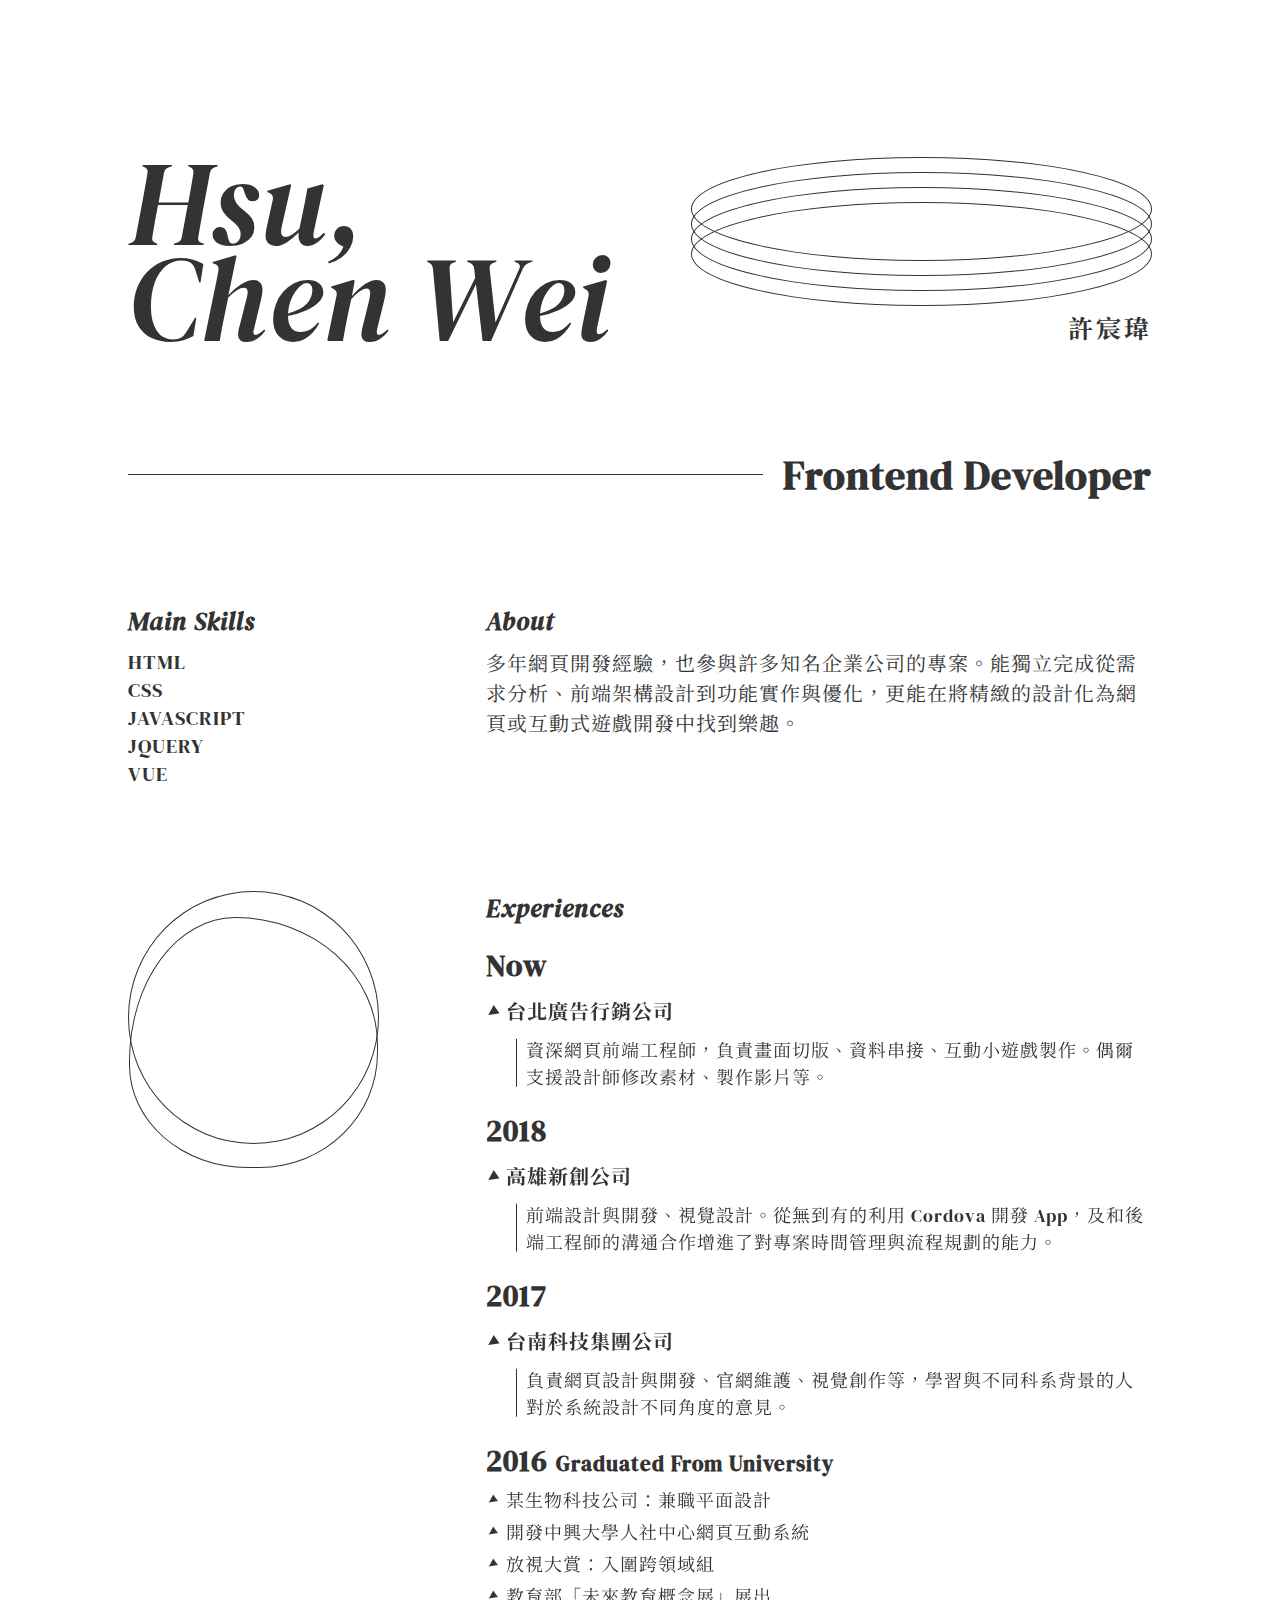
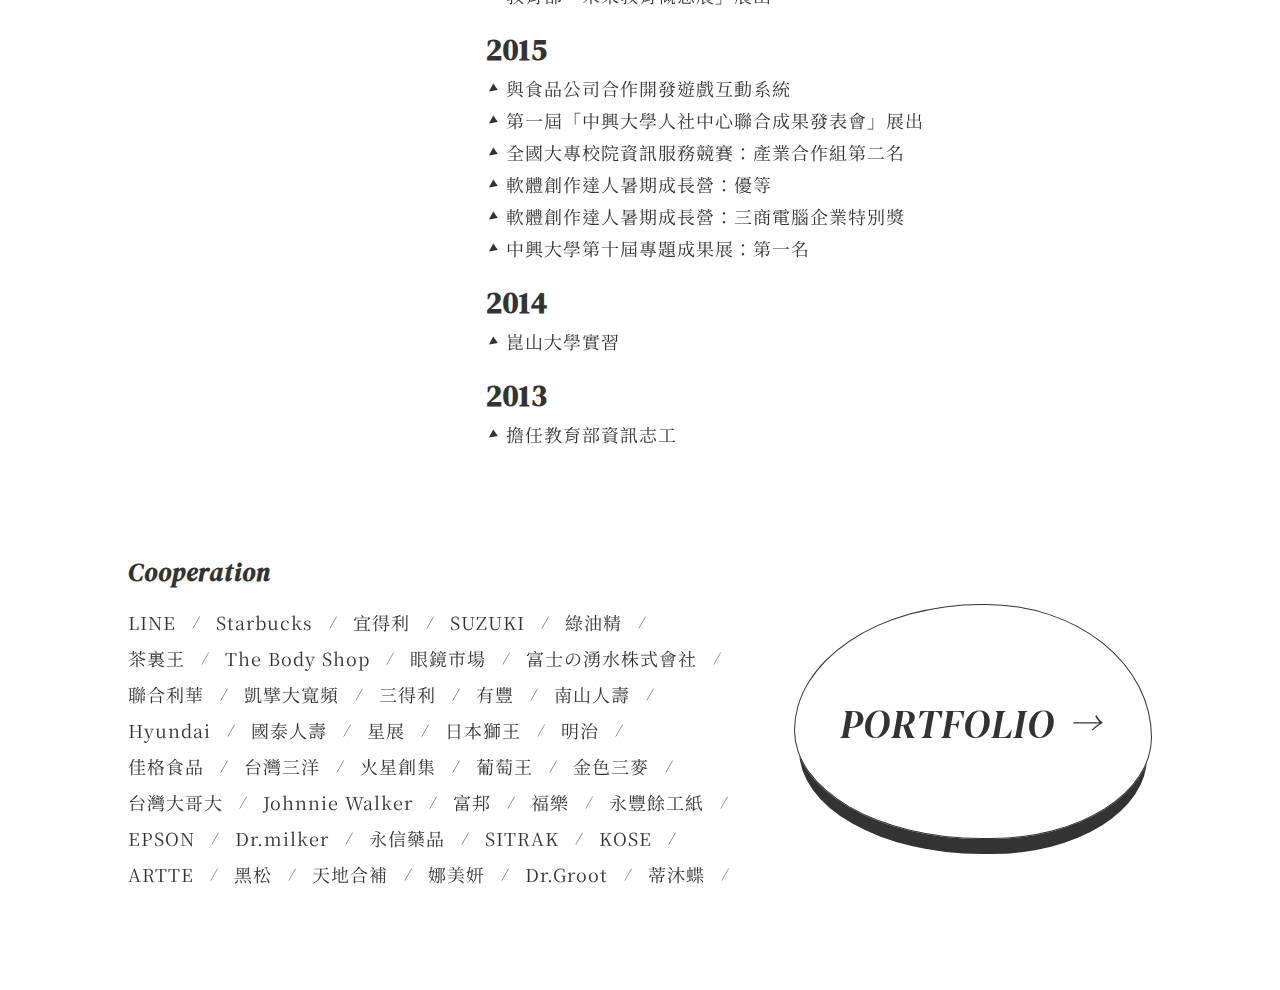
<file: resume.html>
<!DOCTYPE html>
<html>
    <head>
        <meta charset="UTF-8" />
        <title>Wei's Resume</title>
        <meta name="Description" content="">
        <meta property="og:title" content="Wei's Resume"/>
        <meta property="og:description" content=""/>
        <meta property="og:locale" content="zh_TW"/>
        <meta property="og:site_name" content="Wei's Resume"/> 
        <meta property="og:type" content="website"/>
        <meta property="og:image" content="">
        <!-- <link rel="shortcut icon" href="favicon.ico"> -->
        
        <meta name="viewport" content="width=device-width, initial-scale=1.0, maximum-scale=1.0, user-scalable=0"/>
        <script type="text/javascript" src="https://code.jquery.com/jquery-3.6.0.min.js"></script>
        <script type="text/javascript" src="https://unpkg.com/swiper@8/swiper-bundle.min.js"></script>
        <link type="text/css" rel="stylesheet" href="https://unpkg.com/swiper@8/swiper-bundle.min.css" />
        <link type="text/css" rel="stylesheet" href="css/style.css" />
        <link type="text/css" rel="stylesheet" href="css/resume.css" />
        <script type="module" src="js/resume.js"></script>

    </head>
    <body>

        <div class="wrap">
            <div class="resume-wrap">
                <section class="title">
                    <h1>Hsu,<br>Chen Wei</h1>
                    <h2>許宸瑋</h2>
                    <p></p>
                </section>
                <section class="intro">
                    <p></p>
                    <h3>Frontend Developer</h3>
                </section>
                <section class="info">
                    <div>
                        <h4>Main Skills</h4>
                        <article>
                            <p>HTML</p>
                            <p>CSS</p>
                            <p>JAVASCRIPT</p>
                            <p>JQUERY</p>
                            <p>VUE</p>
                        </article>
                    </div>
                    <div>
                        <h4>About</h4>
                        <article>
                            多年網頁開發經驗，也參與許多知名企業公司的專案。能獨立完成從需求分析、前端架構設計到功能實作與優化，更能在將精緻的設計化為網頁或互動式遊戲開發中找到樂趣。
                        </article>
                    </div>
                </section>
                <section class="experience">
                    <div class="deco">
                        <p><span></span></p>
                    </div>
                    <div class="content">
                        <h4>Experiences</h4>
                        <div class="content-block">
                            <h5>Now</h5>
                            <p>台北廣告行銷公司</p>
                            <article>資深網頁前端工程師，負責畫面切版、資料串接、互動小遊戲製作。偶爾支援設計師修改素材、製作影片等。</article>
                            <h5>2018</h5>
                            <p>高雄新創公司</p>
                            <article>前端設計與開發、視覺設計。從無到有的利用 Cordova 開發 App，及和後端工程師的溝通合作增進了對專案時間管理與流程規劃的能力。</article>
                            <h5>2017</h5>
                            <p>台南科技集團公司</p>
                            <article>負責網頁設計與開發、官網維護、視覺創作等，學習與不同科系背景的人對於系統設計不同角度的意見。</article>
                            <div>
                                <h5>2016 <span>Graduated From University</span></h5>
                                <p>某生物科技公司：兼職平面設計</p>
                                <p>開發中興大學人社中心網頁互動系統</p>
                                <p>放視大賞：入圍跨領域組</p>
                                <p>教育部「未來教育概念展」展出</p>
                                <h5>2015</h5>
                                <p>與食品公司合作開發遊戲互動系統</p>
                                <p>第一屆「中興大學人社中心聯合成果發表會」展出</p>
                                <p>全國大專校院資訊服務競賽：產業合作組第二名</p>
                                <p>軟體創作達人暑期成長營：優等</p>
                                <p>軟體創作達人暑期成長營：三商電腦企業特別獎</p>
                                <p>中興大學第十屆專題成果展：第一名</p>
                                <h5>2014</h5>
                                <p>崑山大學實習</p>
                                <h5>2013</h5>
                                <p>擔任教育部資訊志工</p>
                            </div>
                        </div>
                    </div>
                </section>
                <section class="cooperation">
                    <div class="deco">
                        <a href="./" target="_blank"><span>PORTFOLIO</span></a>
                    </div>
                    <div class="content">
                        <h4>Cooperation</h4>
                        <article>
                            <p>LINE</p>
                            <p>Starbucks</p>
                            <p>宜得利</p>
                            <p>SUZUKI</p>
                            <p>綠油精</p>
                            <p>茶裏王</p>
                            <p>The Body Shop</p>
                            <p>眼鏡市場</p>
                            <p>富士の湧水株式會社</p>
                            <p>聯合利華</p>
                            <p>凱擘大寬頻</p>
                            <p>三得利</p>
                            <p>有豐</p>
                            <p>南山人壽</p>
                            <p>Hyundai</p>
                            <p>國泰人壽</p>
                            <p>星展</p>
                            <p>日本獅王</p>
                            <p>明治</p>
                            <p>佳格食品</p>
                            <p>台灣三洋</p>
                            <p>火星創集</p>
                            <p>葡萄王</p>
                            <p>金色三麥</p>
                            <p>台灣大哥大</p>
                            <p>Johnnie Walker</p>
                            <p>富邦</p>
                            <p>福樂</p>
                            <p>永豐餘工紙</p>
                            <p>EPSON</p>
                            <p>Dr.milker</p>
                            <p>永信藥品</p>
                            <p>SITRAK</p>
                            <p>KOSE</p>
                            <p>ARTTE</p>
                            <p>黑松</p>
                            <p>天地合補</p>
                            <p>娜美妍</p>
                            <p>Dr.Groot</p>
                            <p>蒂沐蝶</p>
                        </article>
                    </div>
                </section>
            </div>
        </div>
    </body>
</html>
</file>
<file: css/style.css>
@import url("https://fonts.googleapis.com/css2?family=Noto+Serif+TC:wght@500;700&display=swap");
@import url("https://fonts.googleapis.com/css2?family=Barlow:wght@400;500;700&display=swap");
@import url("https://fonts.googleapis.com/css2?family=DM+Serif+Display:ital@0;1&display=swap");
@keyframes fadein {
  to {
    opacity: 1;
  }
}
html {
  font-size: 20px;
  -webkit-text-size-adjust: 100%;
  -moz-text-size-adjust: 100%;
       text-size-adjust: 100%;
}

body {
  position: relative;
  width: 100%;
  margin: auto;
  background: #FFF;
  color: #111;
  font-family: "Noto Serif TC";
}
body.fix {
  overflow: hidden;
}

* {
  margin: 0;
  padding: 0;
  box-sizing: border-box;
}

a {
  text-decoration: none;
  color: inherit;
}

.fullimg {
  display: block;
  width: 100%;
}

.buffering {
  display: none;
  z-index: 9;
  position: fixed;
  width: 100%;
  height: 100%;
  top: 0;
  left: 0;
  background: #FFF;
  transform: scale(0);
  animation: buffering 1s forwards;
}
@keyframes buffering {
  to {
    transform: scale(1);
  }
}

.loading {
  display: none;
  z-index: 9;
  position: fixed;
  width: 100%;
  height: 100%;
  top: 0;
  left: 0;
}
.loading p {
  position: absolute;
  top: 50%;
  left: 50%;
  transform: translate(-50%, -50%);
  width: 8vw;
  height: 8vw;
  border: 5px solid #1936ed;
  border-radius: 155% 125% 135% 150%/150% 125% 150% 125%;
  animation: loading 1.5s linear infinite;
  filter: drop-shadow(0px 4px 0 #1936ed) drop-shadow(1px 0 0 #fff022);
}
@keyframes loading {
  to {
    transform: translate(-50%, -50%) rotate(359deg);
  }
}

.lightbox {
  display: none;
  z-index: 1;
  position: fixed;
  top: 0;
  left: 0;
  width: 100%;
  height: 100%;
  -webkit-backdrop-filter: blur(10px);
          backdrop-filter: blur(10px);
  background: rgba(255, 255, 255, 0.75);
}
.lightbox.active .lightbox-block {
  animation: fadein 1s 0.5s forwards;
}
.lightbox .lightbox-close {
  display: flex;
  position: absolute;
  justify-content: center;
  align-items: center;
  top: 3%;
  right: 3%;
  color: #1936ed;
  font-size: 3vw;
  width: 5vw;
  height: 5vw;
  border: 2px solid #1936ed;
  border-radius: 150% 125% 150% 125%/110% 125% 135% 150%;
  filter: drop-shadow(-1px 1px 0 #fff022);
}
.lightbox .lightbox-block {
  position: absolute;
  top: 3%;
  left: 0;
  width: 90%;
  height: 95%;
  padding: 5%;
  background: rgba(255, 255, 255, 0.75);
  border-radius: 0 12vw 5vw 0;
  overflow-y: auto;
  -webkit-overflow-scrolling: touch;
  overscroll-behavior: contain;
  opacity: 0;
}
.lightbox .lightbox-block::-webkit-scrollbar {
  width: 2px;
}
.lightbox .lightbox-block::-webkit-scrollbar-thumb {
  background: #1936ed;
  border-radius: 3px;
  -webkit-border-radius: 3px;
}
.lightbox .lightbox-block::-webkit-scrollbar-track {
  background: none;
}
.lightbox .lightbox-banner {
  position: relative;
}
.lightbox .lightbox-banner .main-video {
  position: relative;
  width: 85%;
  padding-top: 47.8125%;
  border-radius: 2vw;
  -webkit-border-radius: 2vw;
  overflow: hidden;
  filter: drop-shadow(-0.25vw 0.25vw 0 #fff022);
}
.lightbox .lightbox-banner .main-video video {
  position: absolute;
  top: 50%;
  left: 50%;
  transform: translate(-50%, -50%);
  width: 100%;
  height: 100%;
}
.lightbox .lightbox-banner .main-image {
  width: 80%;
  border-radius: 2vw;
  -webkit-border-radius: 2vw;
  overflow: hidden;
  filter: drop-shadow(-0.25vw 0.25vw 0 #fff022);
}
.lightbox .lightbox-banner h3 {
  position: absolute;
  right: 0;
  top: 70%;
  font-weight: normal;
  text-align: right;
  color: #555;
  font-size: 1.5vw;
}
.lightbox .lightbox-banner h3::before {
  position: absolute;
  display: block;
  content: "";
  top: 0;
  right: 0;
  width: 18vw;
  height: 13vw;
  background: url("../img/clouds.png") no-repeat center center;
  background-size: contain;
  transform: translate(-15%, 25%);
}
.lightbox .lightbox-content {
  display: flex;
  justify-content: center;
  align-items: flex-start;
  margin-top: 10%;
}
.lightbox .lightbox-content .content-title {
  z-index: 1;
  position: sticky;
  top: 0;
  left: 0;
  width: 20%;
}
.lightbox .lightbox-content .content-title a {
  display: inline-block;
  font-family: DM Serif Display;
  color: #1936ed;
  font-size: 2vw;
  padding: 3% 10%;
  border: 2px solid #1936ed;
  border-radius: 135% 150% 125% 150%/175% 125% 170% 125%;
  letter-spacing: 0.1vw;
  white-space: nowrap;
  transition: filter 0.5s;
  filter: drop-shadow(-1px 1px 0 #fff022);
}
.lightbox .lightbox-content .content-title a:not(.disabled) {
  animation: breathe 1s infinite alternate;
}
.lightbox .lightbox-content .content-title a::before {
  content: "View Live";
}
.lightbox .lightbox-content .content-title a.disabled {
  pointer-events: none;
  text-decoration: line-through;
  filter: grayscale(1);
  border: 0;
  opacity: 0.5;
}
.lightbox .lightbox-content .content-title a.disabled::before {
  content: "Offline";
}
@keyframes breathe {
  to {
    transform: scale(0.9);
  }
}
.lightbox .lightbox-content .content-title h4 {
  margin-top: 15%;
  width: 100%;
  writing-mode: vertical-lr;
  letter-spacing: 0.25vw;
  font-size: 1.75vw;
  font-weight: normal;
  padding-left: 8%;
}
.lightbox .lightbox-content article {
  position: relative;
  flex: 1 0 0;
}
.lightbox .lightbox-content article::before {
  display: block;
  content: "";
  position: absolute;
  width: 16vw;
  height: 16vw;
  bottom: 3%;
  left: -15%;
  background: url("../img/pony.png") no-repeat center center;
  background-size: contain;
}
.lightbox .lightbox-content article .article-div {
  margin-bottom: 10%;
  font-size: 1.25vw;
}
.lightbox .lightbox-content article .article-div p {
  text-align: right;
  width: 80%;
}
.lightbox .lightbox-content article .article-div .video-div,
.lightbox .lightbox-content article .article-div .video-flex {
  position: relative;
  margin: 5% 0;
}
.lightbox .lightbox-content article .article-div .video-div::before,
.lightbox .lightbox-content article .article-div .video-flex::before {
  z-index: 1;
  position: absolute;
  display: block;
  content: "DEMO";
  font-size: 1.75vw;
  font-family: DM Serif Display;
  color: #fff022;
  letter-spacing: 0.1vw;
  padding: 0 0.5%;
  background: #1936ed;
}
.lightbox .lightbox-content article .article-div .video-div video {
  position: absolute;
  top: 50%;
  left: 50%;
  transform: translate(-50%, -50%);
  width: 100%;
  height: 100%;
  -o-object-fit: cover;
     object-fit: cover;
  border-radius: 1vw;
  -webkit-border-radius: 1vw;
  box-shadow: 0 0.5vw 2vw -1vw rgba(0, 0, 0, 0.25);
}
.lightbox .lightbox-content article .article-div .video-div:nth-child(3n+1) {
  width: 90%;
  padding-top: 50.625%;
  margin-left: 10%;
}
.lightbox .lightbox-content article .article-div .video-div:nth-child(3n+1)::before {
  top: 60%;
  left: -3%;
}
.lightbox .lightbox-content article .article-div .video-div:nth-child(3n+2) {
  width: 80%;
  padding-top: 45%;
}
.lightbox .lightbox-content article .article-div .video-div:nth-child(3n+2)::before {
  top: 20%;
  right: -2%;
}
.lightbox .lightbox-content article .article-div .video-div:nth-child(3n) {
  width: 85%;
  padding-top: 47.8125%;
  margin-left: 8%;
}
.lightbox .lightbox-content article .article-div .video-div:nth-child(3n)::before {
  bottom: -3%;
  left: 5%;
}
.lightbox .lightbox-content article .article-div .video-flex {
  display: flex;
  justify-content: center;
  align-items: flex-start;
  gap: 5%;
}
.lightbox .lightbox-content article .article-div .video-flex .video-flex-block {
  position: relative;
  width: 45%;
  padding-top: 72.75%;
}
.lightbox .lightbox-content article .article-div .video-flex .video-flex-block:nth-child(2) {
  margin-top: 10%;
}
.lightbox .lightbox-content article .article-div .video-flex .video-flex-block video {
  position: absolute;
  top: 50%;
  left: 50%;
  transform: translate(-50%, -50%);
  width: 100%;
  height: 100%;
  -o-object-fit: cover;
     object-fit: cover;
  border-radius: 1vw;
  -webkit-border-radius: 1vw;
  box-shadow: 0 0.5vw 2vw -1vw rgba(0, 0, 0, 0.25);
}
.lightbox .lightbox-content article .article-div .video-flex:nth-child(3n+1) {
  width: 70%;
  margin-left: 15%;
}
.lightbox .lightbox-content article .article-div .video-flex:nth-child(3n+1)::before {
  top: 2.5%;
  left: 75%;
}
.lightbox .lightbox-content article .article-div .video-flex:nth-child(3n+2) {
  width: 75%;
  margin-left: 2%;
}
.lightbox .lightbox-content article .article-div .video-flex:nth-child(3n+2)::before {
  bottom: 2.5%;
  left: 16%;
}
.lightbox .lightbox-content article .article-div .video-flex:nth-child(3n) {
  width: 72%;
  margin-left: 22%;
}
.lightbox .lightbox-content article .article-div .video-flex:nth-child(3n)::before {
  top: 40%;
  left: -8%;
}
.lightbox .lightbox-content article .article-img > div {
  margin: 3% 0;
}
.lightbox .lightbox-content article .article-img > div img {
  display: block;
  width: 100%;
  border-radius: 1vw;
  -webkit-border-radius: 1vw;
  box-shadow: 0 0.5vw 2vw -1vw rgba(0, 0, 0, 0.25);
}
.lightbox .lightbox-content article .article-img > div img.m {
  width: 60%;
  margin: auto;
}
.lightbox .lightbox-content article .article-img > div:nth-child(10n) {
  margin-left: 13%;
  width: 65%;
}
.lightbox .lightbox-content article .article-img > div:nth-child(10n+1) {
  margin-left: 28%;
  width: 70%;
}
.lightbox .lightbox-content article .article-img > div:nth-child(10n+2) {
  margin-left: 5%;
  width: 72%;
}
.lightbox .lightbox-content article .article-img > div:nth-child(10n+3) {
  margin-left: 21%;
  width: 65%;
}
.lightbox .lightbox-content article .article-img > div:nth-child(10n+4) {
  margin-left: 5%;
  width: 72%;
  margin-top: 10%;
}
.lightbox .lightbox-content article .article-img > div:nth-child(10n+5) {
  margin-left: 23%;
  width: 65%;
}
.lightbox .lightbox-content article .article-img > div:nth-child(10n+6) {
  margin-left: 18%;
  width: 73%;
  margin-top: 5%;
}
.lightbox .lightbox-content article .article-img > div:nth-child(10n+7) {
  margin-left: 2%;
  width: 70%;
  margin-top: 10%;
}
.lightbox .lightbox-content article .article-img > div:nth-child(10n+8) {
  margin-left: 8%;
  width: 67%;
}
.lightbox .lightbox-content article .article-img > div:nth-child(10n+9) {
  margin-left: 32%;
  width: 64%;
}

@media only screen and (min-width: 1025px) {
  .for-m {
    display: none !important;
  }
  .content-title a:hover {
    filter: drop-shadow(-1px 1px 0 #fff022) blur(2px) !important;
  }
}
@media only screen and (max-width: 1024px) {
  .for-pc {
    display: none !important;
  }
  body {
    overflow: hidden;
  }
  body .wrap {
    overflow-y: auto;
    -webkit-overflow-scrolling: touch;
  }
  .loading p {
    width: 15vw;
    height: 15vw;
  }
  .lightbox {
    -webkit-backdrop-filter: blur(1.5vw);
            backdrop-filter: blur(1.5vw);
  }
  .lightbox .lightbox-close {
    z-index: 1;
    font-size: 4vw;
    width: 7vw;
    height: 7vw;
    border-width: 1px;
  }
  .lightbox .lightbox-block {
    top: 2.5%;
    width: 95%;
    height: 95%;
    border-radius: 0 5vw 5vw 0;
  }
  .lightbox .lightbox-banner .main-video {
    width: 100%;
    padding-top: 56.25%;
    border-radius: 3vw;
    -webkit-border-radius: 3vw;
    filter: drop-shadow(-1vw 1vw 0 #fff022);
  }
  .lightbox .lightbox-banner .main-image {
    width: 100%;
    border-radius: 3vw;
    -webkit-border-radius: 3vw;
    filter: drop-shadow(-1vw 1vw 0 #fff022);
  }
  .lightbox .lightbox-banner h3 {
    position: relative;
    top: 0;
    font-size: 3vw;
    padding: 5% 0;
  }
  .lightbox .lightbox-banner h3::before {
    width: 30vw;
    height: 20vw;
    transform: translate(-125%, -25%);
  }
  .lightbox .lightbox-content {
    margin-top: 5%;
  }
  .lightbox .lightbox-content .content-title {
    top: 10%;
    width: 10%;
  }
  .lightbox .lightbox-content .content-title a {
    font-size: 4vw;
    padding: 15% 25%;
    margin-left: -15%;
  }
  .lightbox .lightbox-content .content-title a:not(.disabled) {
    background: #1936ed;
    color: #fff022;
  }
  .lightbox .lightbox-content .content-title h4 {
    font-size: 3.5vw;
    padding-left: 0;
  }
  .lightbox .lightbox-content .content-title h4 br {
    display: none;
  }
  .lightbox .lightbox-content article::before {
    width: 20vw;
    height: 20vw;
    bottom: 0;
    left: -10%;
  }
  .lightbox .lightbox-content article .article-div {
    font-size: 3.5vw;
  }
  .lightbox .lightbox-content article .article-div p {
    text-align: right;
    width: 90%;
  }
  .lightbox .lightbox-content article .article-div .video-div,
  .lightbox .lightbox-content article .article-div .video-flex {
    margin: 8% 0;
  }
  .lightbox .lightbox-content article .article-div .video-div::before,
  .lightbox .lightbox-content article .article-div .video-flex::before {
    font-size: 3vw;
  }
  .lightbox .lightbox-content article .article-div .video-div video {
    border-radius: 2vw;
    -webkit-border-radius: 2vw;
  }
  .lightbox .lightbox-content article .article-div .video-div:nth-child(even) {
    width: 90% !important;
    padding-top: 50.625% !important;
    margin-left: 10% !important;
  }
  .lightbox .lightbox-content article .article-div .video-div:nth-child(even)::before {
    top: 20% !important;
    bottom: auto !important;
    left: -3% !important;
    right: auto !important;
  }
  .lightbox .lightbox-content article .article-div .video-div:nth-child(odd) {
    width: 90% !important;
    padding-top: 50.625% !important;
    margin-left: 0 !important;
  }
  .lightbox .lightbox-content article .article-div .video-div:nth-child(odd)::before {
    top: 20% !important;
    bottom: auto !important;
    left: auto !important;
    right: -3% !important;
  }
  .lightbox .lightbox-content article .article-div .video-flex {
    display: block;
    width: 100% !important;
  }
  .lightbox .lightbox-content article .article-div .video-flex .video-flex-block {
    width: 70%;
    padding-top: 113.1666666667%;
    margin: 8% 0 !important;
  }
  .lightbox .lightbox-content article .article-div .video-flex .video-flex-block video {
    border-radius: 2vw;
    -webkit-border-radius: 2vw;
  }
  .lightbox .lightbox-content article .article-div .video-flex .video-flex-block:nth-child(even) {
    margin-left: 2% !important;
  }
  .lightbox .lightbox-content article .article-div .video-flex .video-flex-block:nth-child(odd) {
    margin-left: 25% !important;
  }
  .lightbox .lightbox-content article .article-div .video-flex:nth-child(even) {
    margin-left: 0 !important;
  }
  .lightbox .lightbox-content article .article-div .video-flex:nth-child(even)::before {
    top: 47% !important;
    bottom: auto !important;
    left: 22% !important;
    right: auto !important;
  }
  .lightbox .lightbox-content article .article-div .video-flex:nth-child(odd) {
    margin-left: 0 !important;
  }
  .lightbox .lightbox-content article .article-div .video-flex:nth-child(odd)::before {
    top: 47% !important;
    bottom: auto !important;
    right: 70% !important;
    left: auto !important;
  }
  .lightbox .lightbox-content article .article-img > div {
    margin: 8% 0 !important;
  }
  .lightbox .lightbox-content article .article-img > div:nth-child(even) {
    width: 90% !important;
    margin-left: 10% !important;
  }
  .lightbox .lightbox-content article .article-img > div:nth-child(odd) {
    width: 90% !important;
    margin-left: % !important;
  }
  .lightbox .lightbox-content article .article-img > div img {
    border-radius: 2vw;
    -webkit-border-radius: 2vw;
  }
  .lightbox .lightbox-content article .article-img > div img.m {
    width: 65%;
  }
}
@media only screen and (max-width: 640px) {
  .lightbox .lightbox-close {
    font-size: 5vw;
    width: 9vw;
    height: 9vw;
  }
}/*# sourceMappingURL=style.css.map */
</file>
<file: css/resume.css>
@charset "UTF-8";
html {
  font-size: 20px;
}

.resume-wrap {
  max-width: 1024px;
  margin: auto;
  color: #333;
  font-size: 1rem;
  letter-spacing: 1px;
  font-family: "DM Serif Display", "Noto Serif TC";
}
.resume-wrap .title {
  position: relative;
  display: flex;
  justify-content: space-between;
  align-items: flex-end;
  padding: 15% 0 10% 0;
}
.resume-wrap .title h1 {
  font-style: italic;
  font-size: 6rem;
  line-height: 80%;
  font-weight: normal;
}
.resume-wrap .title h2 {
  font-size: 1.25rem;
  letter-spacing: 3px;
}
.resume-wrap .title p {
  position: absolute;
  top: 35%;
  right: 0;
  width: 45%;
  padding-top: 10%;
  border: 1px solid #333;
  border-radius: 100%;
  -webkit-border-radius: 100%;
  filter: drop-shadow(0 15px 0 #333) drop-shadow(0 30px 0 #333);
}
.resume-wrap h4 {
  font-size: 1.25rem;
  font-style: italic;
  margin-bottom: 0.5rem;
}
.resume-wrap .intro {
  display: flex;
  justify-content: center;
  align-items: center;
  gap: 1rem;
}
.resume-wrap .intro h3 {
  white-space: nowrap;
  font-size: 2rem;
}
.resume-wrap .intro p {
  flex: 1 0 0;
  height: 1px;
  background: #333;
}
.resume-wrap .info {
  padding: 10% 0 5% 0;
  display: flex;
  justify-content: space-between;
  align-items: flex-start;
}
.resume-wrap .info div:nth-child(1) {
  width: 20%;
}
.resume-wrap .info div:nth-child(2) {
  width: 65%;
}
.resume-wrap .experience {
  display: flex;
  justify-content: space-between;
  align-items: flex-start;
  padding: 5% 0;
}
.resume-wrap .experience .deco {
  position: sticky;
  top: 1.5rem;
  width: 35%;
}
.resume-wrap .experience .deco p {
  position: relative;
  width: 70%;
  padding-top: 70%;
  border: 1px solid #333;
  border-radius: 50%;
  -webkit-border-radius: 50%;
}
.resume-wrap .experience .deco p span {
  position: absolute;
  display: block;
  width: 100%;
  height: 100%;
  top: 10%;
  left: 0;
  border: 1px solid #333;
  border-radius: 130% 175% 145% 145%/175% 155% 140% 125%;
}
.resume-wrap .experience .content {
  width: 65%;
}
.resume-wrap .experience .content .content-block h5 {
  font-size: 1.5rem;
  margin-top: 1rem;
}
.resume-wrap .experience .content .content-block h5 span {
  font-size: 0.7em;
}
.resume-wrap .experience .content .content-block div p {
  font-size: 0.9rem;
  font-weight: normal;
  margin: 0.25rem 0;
}
.resume-wrap .experience .content .content-block p {
  position: relative;
  font-weight: bold;
  padding-left: 1rem;
  margin: 0.5rem 0;
}
.resume-wrap .experience .content .content-block p::before {
  position: absolute;
  display: block;
  content: "▴";
  top: 50%;
  left: 0;
  transform: translate(0, -45%) scale(0.9) rotate(-125deg);
}
.resume-wrap .experience .content .content-block article {
  position: relative;
  font-size: 0.9rem;
  margin: 0.5rem 0;
  padding-left: 2rem;
}
.resume-wrap .experience .content .content-block article::before {
  position: absolute;
  display: block;
  content: "";
  width: 1px;
  height: 90%;
  left: 1.5rem;
  top: 50%;
  background: #333;
  transform: translateY(-50%);
}
.resume-wrap .cooperation {
  display: flex;
  justify-content: space-between;
  align-items: center;
  flex-direction: row-reverse;
  padding: 5% 0 10% 0;
}
.resume-wrap .cooperation .deco {
  width: 35%;
}
.resume-wrap .cooperation .deco a {
  display: block;
  position: relative;
  width: 100%;
  padding-top: 65%;
  border: 1px solid #333;
  font-style: italic;
  white-space: nowrap;
  border-radius: 50%;
  border-radius: 175% 155% 150% 175%/180% 190% 145% 155%;
  box-shadow: 0 1rem 0 -0.25rem #333;
  transition: filter 0.5s, box-shadow 0.5s;
}
.resume-wrap .cooperation .deco a span {
  display: block;
  position: absolute;
  top: 50%;
  left: 50%;
  transform: translate(-50%, -50%);
  font-size: 2rem;
}
.resume-wrap .cooperation .deco a span::after {
  position: relative;
  display: inline-block;
  content: "→";
  top: 1px;
  margin-left: 0.5rem;
  transform: scale(0.8);
  animation: arrow 0.5s infinite alternate;
}
@keyframes arrow {
  to {
    transform: translateX(15%) scale(0.9);
  }
}
.resume-wrap .cooperation .content {
  width: 60%;
}
.resume-wrap .cooperation .content article {
  display: flex;
  justify-content: flex-start;
  align-items: flex-start;
  gap: 0.5rem;
  flex-wrap: wrap;
  margin-top: 1rem;
  font-size: 0.9rem;
  font-family: "Noto Serif TC";
}
.resume-wrap .cooperation .content article p {
  position: relative;
  padding-right: 1.5rem;
}
.resume-wrap .cooperation .content article p::before {
  display: block;
  position: absolute;
  content: "／";
  right: 0;
  transform: scale(0.6) rotate(-15deg);
}

@media only screen and (min-width: 1025px) {
  .cooperation .deco a:hover {
    box-shadow: 0 2rem 0.5rem -0.75rem #333;
    filter: blur(2px);
  }
}
@media only screen and (max-width: 1024px) {
  html {
    font-size: 16px;
  }
  .resume-wrap {
    max-width: 600px;
  }
  .resume-wrap .title p {
    top: 25%;
  }
  .resume-wrap .cooperation {
    display: flex;
    align-items: flex-end;
    flex-direction: column-reverse;
    flex-wrap: wrap;
  }
  .resume-wrap .cooperation .deco {
    width: 45%;
    margin-top: 5%;
    margin-right: 5%;
  }
  .resume-wrap .cooperation .content {
    width: 100%;
  }
}
@media only screen and (max-width: 640px) {
  html {
    font-size: 4vw;
  }
  .resume-wrap {
    width: 90%;
    letter-spacing: 0.15vw;
  }
  .resume-wrap .title {
    padding: 20% 0 15% 0;
  }
  .resume-wrap .title h1 {
    font-size: 3.5rem;
  }
  .resume-wrap .title h2 {
    font-size: 1rem;
    letter-spacing: 0.5vw;
  }
  .resume-wrap .title p {
    filter: drop-shadow(0 15px 0 #333);
  }
  .resume-wrap .intro h3 {
    font-size: 1.5rem;
  }
  .resume-wrap .info {
    padding: 15% 0 5% 0;
  }
  .resume-wrap .info div:nth-child(1) {
    width: 35%;
  }
  .resume-wrap .info div:nth-child(2) {
    width: 57%;
  }
  .resume-wrap .experience {
    display: block;
    padding: 5% 0;
  }
  .resume-wrap .experience .deco {
    position: static;
    width: 50%;
  }
  .resume-wrap .experience .deco p span {
    top: 5%;
    left: 5%;
  }
  .resume-wrap .experience .content {
    width: 100%;
    margin-top: 10%;
  }
  .resume-wrap .cooperation {
    padding: 5% 0 20% 0;
  }
  .resume-wrap .cooperation .deco {
    width: 55%;
  }
  .resume-wrap .cooperation .deco a span {
    font-size: 1.5rem;
  }
  .resume-wrap .cooperation .content article {
    gap: 0.25rem;
  }
  .resume-wrap .cooperation .content article p {
    padding-right: 1.25rem;
  }
}/*# sourceMappingURL=resume.css.map */
</file>
